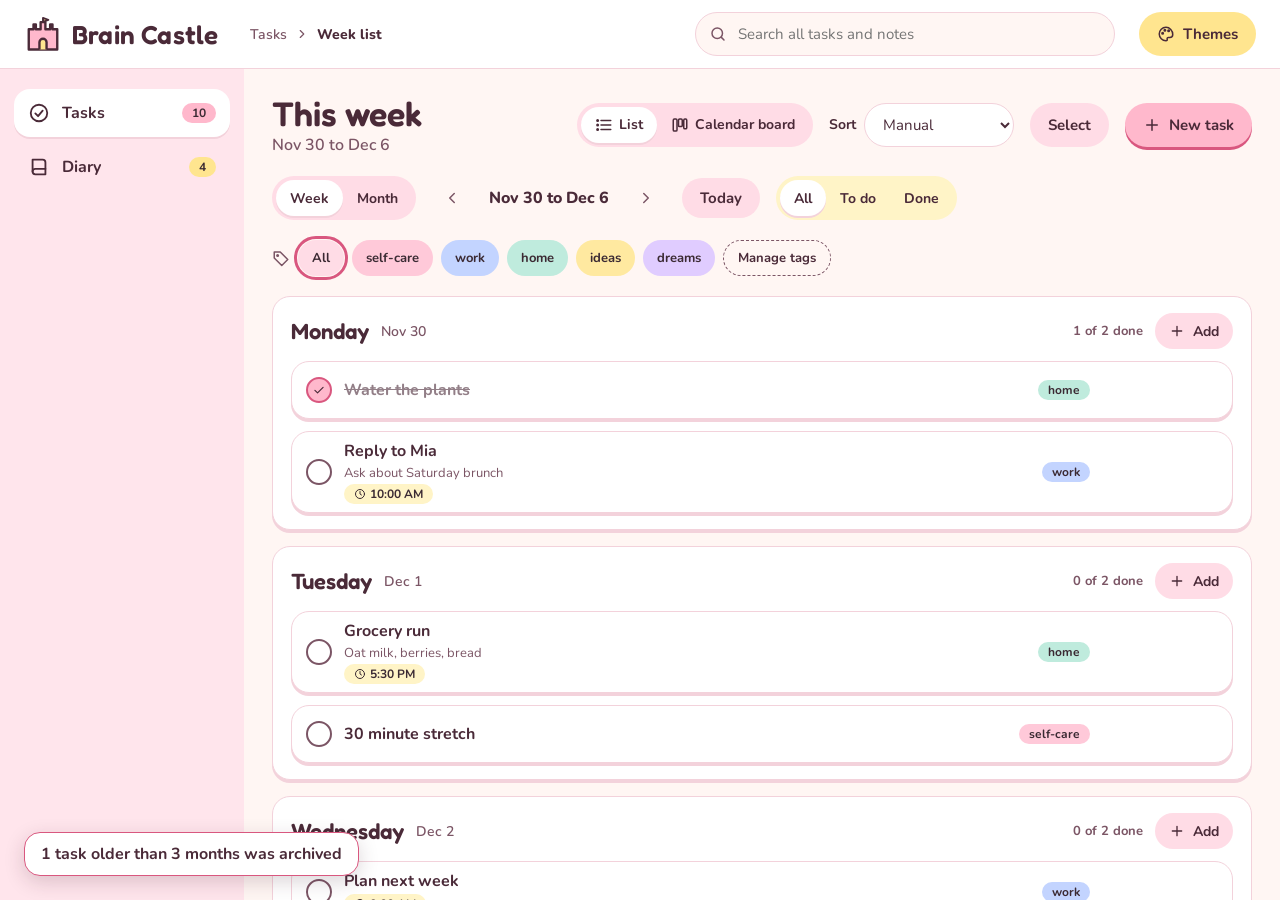
<file: app/web/index.html>
<!doctype html>
<html lang="en">
<head>
<meta charset="utf-8">
<meta name="viewport" content="width=device-width, initial-scale=1">
<title>Brain Castle</title>
<link rel="stylesheet" href="css/fonts.css">
<link rel="stylesheet" href="css/tokens.css">
<link rel="stylesheet" href="css/base.css">
<script type="importmap">
{ "imports": {
  "preact": "./js/vendor/preact.module.js",
  "preact/hooks": "./js/vendor/hooks.module.js",
  "htm": "./js/vendor/htm.module.js"
} }
</script>
</head>
<body>
<div id="root"></div>
<script type="module" src="js/app.js"></script>
</body>
</html>
</file>
<file: app/web/css/fonts.css>
/* Local fonts, no Google Fonts link. Latin subset, woff2. Licenses: see ../fonts/*-LICENSE.txt (SIL OFL 1.1). */
@font-face{font-family:Fredoka;font-style:normal;font-weight:500;font-display:swap;src:url(../fonts/fredoka-latin-500-normal.woff2) format("woff2")}
@font-face{font-family:Fredoka;font-style:normal;font-weight:600;font-display:swap;src:url(../fonts/fredoka-latin-600-normal.woff2) format("woff2")}
@font-face{font-family:Nunito;font-style:normal;font-weight:400;font-display:swap;src:url(../fonts/nunito-latin-400-normal.woff2) format("woff2")}
@font-face{font-family:Nunito;font-style:normal;font-weight:600;font-display:swap;src:url(../fonts/nunito-latin-600-normal.woff2) format("woff2")}
@font-face{font-family:Nunito;font-style:normal;font-weight:700;font-display:swap;src:url(../fonts/nunito-latin-700-normal.woff2) format("woff2")}
@font-face{font-family:Nunito;font-style:normal;font-weight:800;font-display:swap;src:url(../fonts/nunito-latin-800-normal.woff2) format("woff2")}
</file>
<file: app/web/css/tokens.css>
/* Themes copied from the design (Main.dc.html). Applied with data-theme on the .bc root. */
[data-theme="pink"]{
  --bg:#FFF6F3;
  --side:#FFE5EC;
  --surface:#FFFFFF;
  --accent:#FFB8CC;
  --accent-soft:#FFDCE6;
  --accent2:#FFE58F;
  --accent2-soft:#FFF4C7;
  --strong:#D9577F;
  --ink:#4A2A38;
  --muted:#7B5565;
  --line:#F3D2DB
}
[data-theme="blue"]{
  --bg:#F4F5FF;
  --side:#E3E7FF;
  --surface:#FFFFFF;
  --accent:#B3C0FF;
  --accent-soft:#DBE1FF;
  --accent2:#DCC4FF;
  --accent2-soft:#EEE3FF;
  --strong:#5468E0;
  --ink:#2B2A52;
  --muted:#585584;
  --line:#D6DAF4
}
[data-theme="teal"]{
  --bg:#F1FAF7;
  --side:#D9F3EB;
  --surface:#FFFFFF;
  --accent:#92E3CF;
  --accent-soft:#CBF1E6;
  --accent2:#FFBBD0;
  --accent2-soft:#FFE0EA;
  --strong:#1B8C74;
  --ink:#1D4741;
  --muted:#46726B;
  --line:#C4E8DE
}
</file>
<file: app/web/css/base.css>
/* Shared classes copied from the design's <style>. Do not restyle. */
body{margin:0}
.bc,.bc *{box-sizing:border-box}
.bc{font-family:Nunito,system-ui,sans-serif;color:var(--ink);background:var(--bg)}
.bc h1,.bc h2,.bc h3{font-family:Fredoka,Nunito,system-ui,sans-serif;font-weight:600;margin:0}
.bc button{font-family:inherit}
.bc :focus-visible{outline:3px solid var(--strong);outline-offset:2px}
.bc img,.bc a{-webkit-user-drag:none}
.i{width:18px;height:18px;fill:none;stroke:currentColor;stroke-width:2;stroke-linecap:round;stroke-linejoin:round;flex:none}
.btn{font-weight:700;font-size:15px;border:0;border-radius:999px;padding:0 18px;min-height:44px;cursor:pointer;display:inline-flex;align-items:center;gap:8px;color:var(--ink);background:var(--accent-soft);white-space:nowrap}
.btn:hover{background:var(--accent)}
.btn:disabled{opacity:.45;cursor:not-allowed}
.btn-primary{background:var(--accent);box-shadow:0 3px 0 var(--strong)}
.btn-primary:hover{background:var(--accent2)}
.btn-yellow{background:var(--accent2)}
.btn-yellow:hover{background:var(--accent)}
.btn-danger{background:var(--surface);border:1.5px solid var(--strong)}
.ib{width:40px;height:40px;border-radius:12px;border:0;background:transparent;color:var(--muted);cursor:pointer;display:inline-flex;align-items:center;justify-content:center;flex:none}
.ib:hover{background:var(--accent-soft);color:var(--ink)}
.card{background:var(--surface);border:1.5px solid var(--line);border-radius:18px;box-shadow:0 3px 0 var(--line)}
.acts{opacity:0;transition:opacity .12s;display:flex;align-items:center;flex:none}
.card:hover .acts,.card:focus-within .acts{opacity:1}
.chip{display:inline-flex;align-items:center;border-radius:999px;padding:2px 10px;font-size:12px;font-weight:700;color:#3B2A33;white-space:nowrap}
.tagbtn{border:0;border-radius:999px;padding:0 14px;min-height:36px;font-weight:700;font-size:13px;color:#3B2A33;cursor:pointer}
.tagbtn:hover{filter:brightness(.95)}
.nav{display:flex;align-items:center;gap:12px;padding:0 14px;min-height:48px;border-radius:16px;border:0;background:transparent;font-weight:700;font-size:16px;color:var(--ink);cursor:pointer;width:100%;text-align:left}
.nav:hover{background:rgba(255,255,255,.65)}
.seg{border:0;background:transparent;min-height:36px;padding:0 14px;border-radius:999px;font-weight:700;font-size:14px;color:var(--ink);cursor:pointer;display:inline-flex;align-items:center;gap:6px}
.crumb{border:0;background:transparent;font-size:14px;color:var(--muted);cursor:pointer;padding:6px 8px;border-radius:10px}
.crumb:hover{background:var(--accent-soft);color:var(--ink)}
.field{font-family:inherit;font-size:15px;color:var(--ink);background:var(--surface);border:1.5px solid var(--line);border-radius:14px;padding:0 14px;width:100%;min-height:44px}
textarea.field{padding:10px 14px;resize:vertical;line-height:1.45}
.field:focus{outline:3px solid var(--accent);border-color:var(--strong)}
.lbl{display:flex;flex-direction:column;gap:6px;font-weight:700;font-size:14px}
.link{border:0;background:transparent;padding:0;font-weight:700;font-size:16px;color:var(--ink);cursor:pointer;text-align:left}
.link:hover{text-decoration:underline;text-decoration-color:var(--strong);text-underline-offset:3px}
.tick{width:26px;height:26px;border-radius:50%;border:2px solid;display:inline-flex;align-items:center;justify-content:center;cursor:pointer;flex:none;padding:0;color:var(--ink)}
.sq{width:24px;height:24px;border-radius:8px;border:2px solid;display:inline-flex;align-items:center;justify-content:center;cursor:pointer;flex:none;padding:0;color:#fff}
.filebtn:focus-within{outline:3px solid var(--strong);outline-offset:2px}
.clamp{display:-webkit-box;-webkit-line-clamp:3;-webkit-box-orient:vertical;overflow:hidden}
.shell{display:flex;flex:1 1 auto;min-height:0}
.mainpane{overflow-y:auto}
.mainpane>*{flex-shrink:0}
.side{overflow-y:auto}
.mini{display:inline-flex;align-items:center;gap:8px;font-weight:700;font-size:14px}
.mini select{width:auto;min-width:150px;border-radius:999px}
@media (max-width:820px){.appbox{height:auto!important;overflow:visible!important}.shell{flex-direction:column}.mainpane{overflow:visible}.side{max-width:none!important;flex:0 0 auto!important;flex-direction:row!important;flex-wrap:wrap;align-items:center}.side .push{margin-top:0!important;margin-left:auto}}
</file>
